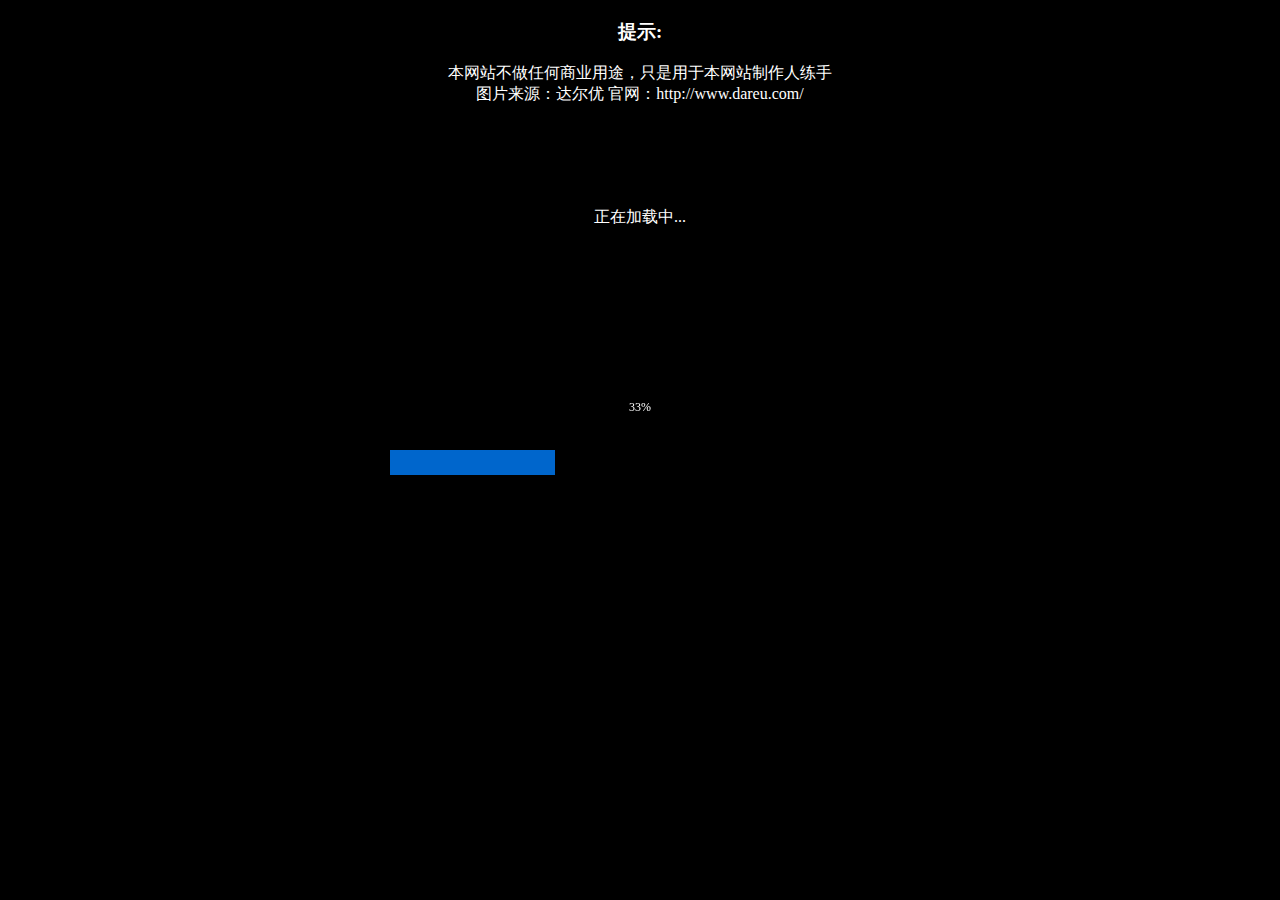
<file: index.html>
<!DOCTYPE html>
<html lang="en">
<head>
    <meta charset="UTF-8">
    <title>Title</title>
    <link rel="stylesheet" href="css/logding.css">
</head>
<body style="background-color: #000" >
<div>
    <div style="text-align: center">
        <h3>提示:</h3>
        <p>
            本网站不做任何商业用途，只是用于本网站制作人练手<br>
            图片来源：达尔优 官网：http://www.dareu.com/
        </p>
    </div>
    <div id="jz_title" style="text-align: center;margin-top: 8%">正在加载中...</div>
    <div id=sb >
        <div class="d1"></div>
        <div class="d2"></div>
    </div>
</div>
<script src="js/loding.js"></script>
</body>
</html>
</file>
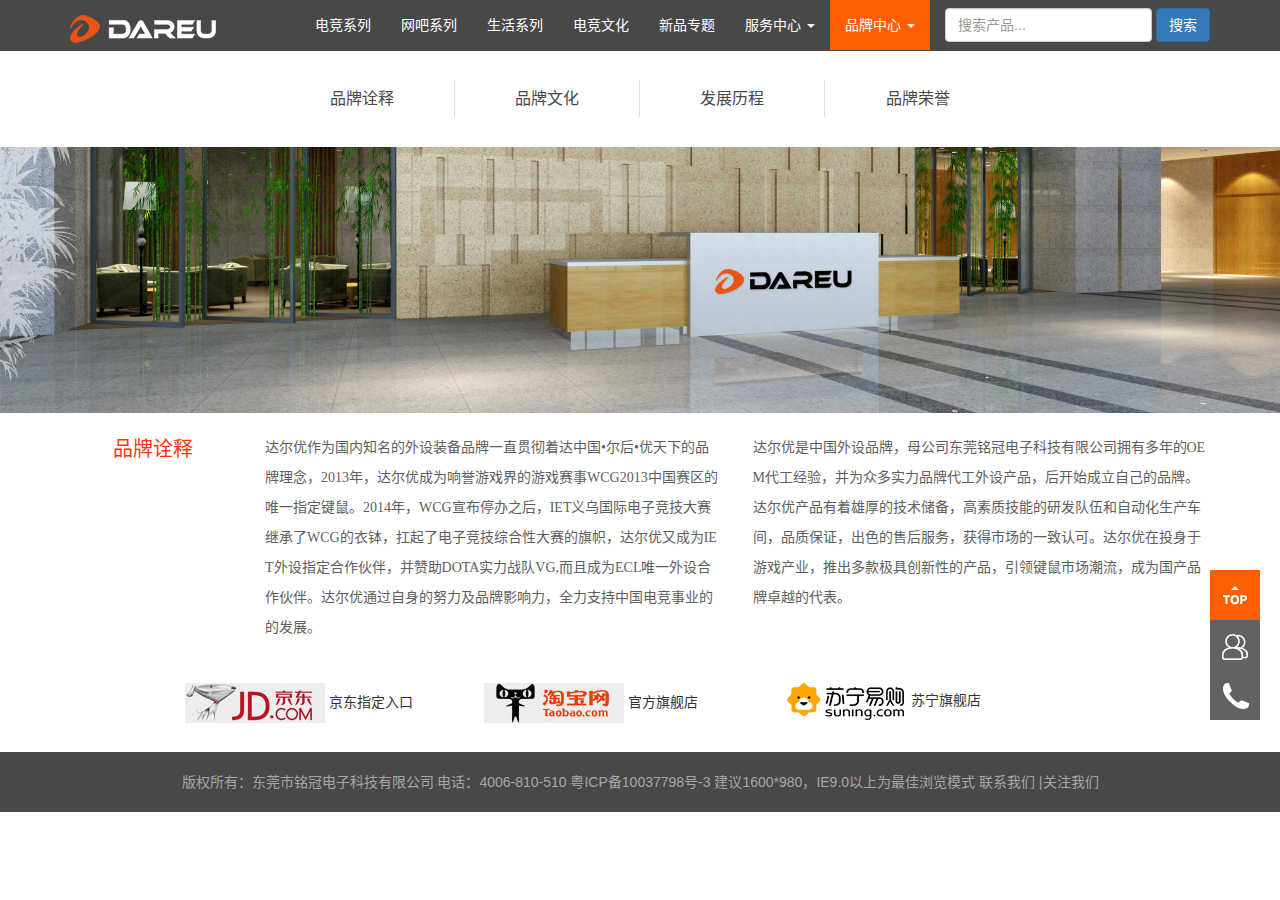
<file: about_darues.html>
<!--声明文档类型-->
<!DOCTYPE html>
<!--1.指定 lang语言 基础-->
<html lang="zh-cn">
<head>
    <!--支持编码格式-->
    <meta charset="UTF-8">
    <!--keywords关键字，description描述内容，写在content里写-->
    <meta name="Keywords" content="">
    <meta name="Description" content="">
    <!--2.指定视口声明，viewport视口,内容=宽度与设备宽度一致，初始，缩放倍率为1，用户-缩放，不允许-->
    <meta name="viewport" content="width=device-width,initial-scale=1,user-scalable=no"/>
    <!-- 3.指定 跨IE 浏览器 最高的兼容性（内核渲染页面）-->
    <meta http-equiv="x-ua-compatible" content="IE=edge"/>
    <title></title>
    <!-- 4.引入bootstrap.css文件-->
    <!--连接 相应的样式表 类型css文本 链接地址-->
    <link rel="stylesheet" href="css/bootstrap.min.css"/>
    <link rel="stylesheet" href="css/mouse_index.css">
    <link rel="stylesheet" href="css/about_dareu.css">
    <!--5、引入两个 兼容性 js文件-->
    <!--[if lt IE 9]>
        <script src="js/html5shiv.min.js"></script>
        <script src="js/respond.min.js"></script>
    <![endif]-->
</head>
<body>
<!--1.导航条-->
<nav id="nav" class="navbar navbar-fixed-top">
    <div class="container">
        <div class="navbar-header">
            <a href="#" class="navbar-brand"><img src="imgs/logo.png" alt="logo加载失败"/></a>
            <button id="btn-menu" type="button" class="navbar-toggle" data-toggle="collapse" data-target="#myCollapse">
                <span class="icon-bar"></span>
                <span class="icon-bar"></span>
                <span class="icon-bar"></span>
            </button>
        </div>
        <!-- -->
        <div class="navbar-collapse collapse" id="myCollapse">
            <form class="navbar-form navbar-right hidden-sm" role="search">
                <div class="form-group">
                    <input type="text" class="form-control" placeholder="搜索产品...">
                </div>
                <button type="submit" class="btn btn-primary">搜索</button>
            </form>
            <!-- 导航列表-->
            <ul class="nav navbar-nav navbar-right">
                <li>
                    <a href="mouse_index.html">电竞系列</a>
                </li>
                <li>
                    <a href="cybercafe.html">网吧系列</a>
                </li>
                <li>
                    <a href="">生活系列</a>
                </li>
                <li>
                    <a href="">电竞文化</a>
                </li>
                <li>
                    <a href="">新品专题</a>
                </li>
                <li class="drop-down hidden-sm">
                    <a href="">服务中心
                        <span class="caret"></span>
                    </a>
                    <ul class="menu-lists">
                        <li>
                            <a href="">售后中心</a>
                        </li>
                        <li>
                            <a href="">下载中心</a>
                        </li>
                        <li>
                            <a href="">常见问题</a>
                        </li>
                        <li>
                            <a href="">活动中心</a>
                        </li>
                    </ul>
                </li>
                <li class="drop-down">
                    <a href="about_darues.html" class="active">品牌中心
                        <span class="caret"></span>
                    </a>
                    <ul class="menu-lists">
                        <li>
                            <a href="about_darues.html" >关于达尔优</a>
                        </li>
                        <li>
                            <a href="">新闻中心</a>
                        </li>
                        <li>
                            <a href="contact_us.html">联系我们</a>
                        </li>
                        <li>
                            <a href="">新闻中心</a>
                        </li>
                        <li>
                            <a href="">品牌升级声明</a>
                        </li>
                    </ul>
                </li>
            </ul>
        </div>
    </div>
</nav>
<div style="height: 50px" class="visible-md-*"></div>
<div class="dareu_idea">
    <div class="container">
        <div class="row dareu_idea_content">
            <div class="col-sm-2  col-xs-6 col-sm-offset-2"><a href="about_darues.html">品牌诠释</a></div>
            <div class="col-sm-2 col-xs-6"><a href="">品牌文化</a></div>
            <div class="col-sm-2 col-xs-6"><a href="">发展历程</a></div>
            <div class="col-sm-2 col-xs-6"><a href="">品牌荣誉</a></div>
        </div>
    </div>
</div>
<div class="dareu_idea_img">
    <div>
        <img style=" max-width:100%;max-height:100%" src="imgs/about.jpg" alt="">
    </div>
</div>
<div class="brand_anno">
    <div class="container">
        <div class="row">
            <div class="col-md-2 col-sm-12 brand_anno_title">
                <span> 品牌诠释</span>
            </div>
            <div class="col-md-5 col-sm-12 brand_anno_content1">
                <p>
                    达尔优作为国内知名的外设装备品牌一直贯彻着达中国•尔后•优天下的品牌理念，2013年，达尔优成为响誉游戏界的游戏赛事WCG2013中国赛区的唯一指定键鼠。2014年，WCG宣布停办之后，IET义乌国际电子竞技大赛继承了WCG的衣钵，扛起了电子竞技综合性大赛的旗帜，达尔优又成为IET外设指定合作伙伴，并赞助DOTA实力战队VG,而且成为ECL唯一外设合作伙伴。达尔优通过自身的努力及品牌影响力，全力支持中国电竞事业的的发展。
                </p>
            </div>
            <div class="col-md-5 col-sm-12 brand_anno_content2">
                <p>
                    达尔优是中国外设品牌，母公司东莞铭冠电子科技有限公司拥有多年的OEM代工经验，并为众多实力品牌代工外设产品，后开始成立自己的品牌。达尔优产品有着雄厚的技术储备，高素质技能的研发队伍和自动化生产车间，品质保证，出色的售后服务，获得市场的一致认可。达尔优在投身于游戏产业，推出多款极具创新性的产品，引领键鼠市场潮流，成为国产品牌卓越的代表。
                </p>
            </div>
        </div>
    </div>
</div>
<div class="container">
    <div class="row shopping-pla" style="height: 99px">
        <div class="col-md-3  col-md-offset-1 col-xs-12 jd">
            <img src="imgs/footerimga.jpg" alt=""/>
            京东指定入口
        </div>
        <div class="col-md-3  col-xs-12 tm">
            <img src="imgs/footerimg.jpg" alt=""/>
            官方旗舰店
        </div>
        <div class="col-md-3 col-xs-12 sn">
            <img src="imgs/footerimg.png" alt=""/>
            苏宁旗舰店
        </div>
    </div>
</div>
<!--4.底部-->
<div id="footer">
    <div  class="container">
        <span>
            版权所有：东莞市铭冠电子科技有限公司 电话：4006-810-510 <a href="">粤ICP备10037798号-3</a>&nbsp;建议1600*980，IE9.0以上为最佳浏览模式
            <a href="#">联系我们 </a>|<a href="#">关注我们</a>
        </span>
    </div>
</div>
<!--右侧定位-->
<div class="right-affix hidden-sm hidden-xs">
    <div class="top">
        <a href="#"></a>
    </div>
    <div class="zixun">
        <a href="#"></a>
    </div>
    <div class="phone">
        <a href="#"></a>
        <span>电话：400-810-510</span>
    </div>
</div>
<!--6、引入 两个JS插件文件-->
<script src="js/jquery-1.11.3.js"></script>
<script src="js/bootstrap.js"></script>
</body>
</html>
</file>
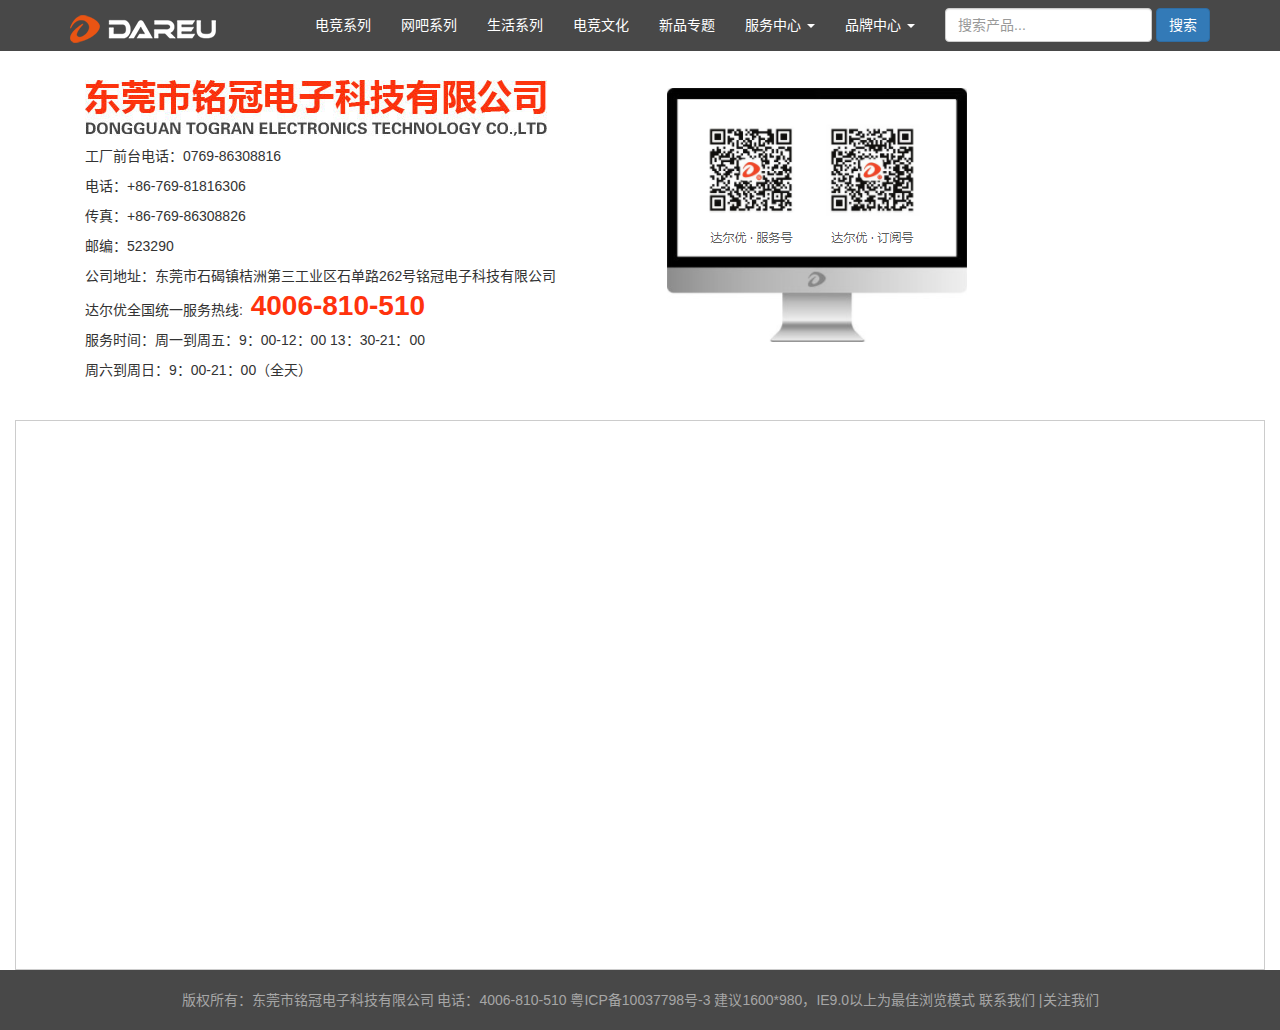
<file: contact_us.html>
<!--声明文档类型-->
<!DOCTYPE html>
<!--1.指定 lang语言 基础-->
<html lang="zh-cn">
<head>
    <!--支持编码格式-->
    <meta charset="UTF-8">
    <!--keywords关键字，description描述内容，写在content里写-->
    <meta name="Keywords" content="">
    <meta name="Description" content="">
    <!--2.指定视口声明，viewport视口,内容=宽度与设备宽度一致，初始，缩放倍率为1，用户-缩放，不允许-->
    <meta name="viewport" content="width=device-width,initial-scale=1,user-scalable=no"/>
    <!-- 3.指定 跨IE 浏览器 最高的兼容性（内核渲染页面）-->
    <meta http-equiv="x-ua-compatible" content="IE=edge"/>
    <title></title>
    <!-- 4.引入bootstrap.css文件-->
    <!--连接 相应的样式表 类型css文本 链接地址-->
    <link rel="stylesheet" href="css/bootstrap.min.css"/>
    <link rel="stylesheet" href="css/mouse_index.css">
    <link rel="stylesheet" href="css/contact_us.css ">
    <!--5、引入两个 兼容性 js文件-->
    <!--[if lt IE 9]>
        <script src="js/html5shiv.min.js"></script>
        <script src="js/respond.min.js"></script>
    <![endif]-->
    <script type="text/javascript" src="http://api.map.baidu.com/api?key=&v=1.1&services=true"></script>
</head>
<body>
<!--1.导航条-->
<nav id="nav" class="navbar navbar-fixed-top">
    <div class="container">
        <div class="navbar-header">
            <a href="#" class="navbar-brand"><img src="imgs/logo.png" alt="logo加载失败"/></a>
            <button id="btn-menu" type="button" class="navbar-toggle" data-toggle="collapse" data-target="#myCollapse">
                <span class="icon-bar"></span>
                <span class="icon-bar"></span>
                <span class="icon-bar"></span>
            </button>
        </div>
        <!-- -->
        <div class="navbar-collapse collapse" id="myCollapse">
            <form class="navbar-form navbar-right hidden-sm" role="search">
                <div class="form-group">
                    <input type="text" class="form-control" placeholder="搜索产品...">
                </div>
                <button type="submit" class="btn btn-primary">搜索</button>
            </form>
            <!-- 导航列表-->
            <ul class="nav navbar-nav navbar-right">
                <li>
                    <a href="mouse_index.html">电竞系列</a>
                </li>
                <li>
                    <a href="cybercafe.html">网吧系列</a>
                </li>
                <li>
                    <a href="">生活系列</a>
                </li>
                <li>
                    <a href="">电竞文化</a>
                </li>
                <li>
                    <a href="">新品专题</a>
                </li>
                <li class="drop-down hidden-sm">
                    <a href="">服务中心
                        <span class="caret"></span>
                    </a>
                    <ul class="menu-lists">
                        <li>
                            <a href="">售后中心</a>
                        </li>
                        <li>
                            <a href="">下载中心</a>
                        </li>
                        <li>
                            <a href="">常见问题</a>
                        </li>
                        <li>
                            <a href="">活动中心</a>
                        </li>
                    </ul>
                </li>
                <li class="drop-down">
                    <a href="about_darues.html" class="active">品牌中心
                        <span class="caret"></span>
                    </a>
                    <ul class="menu-lists">
                        <li>
                            <a href="about_darues.html" >关于达尔优</a>
                        </li>
                        <li>
                            <a href="">新闻中心</a>
                        </li>
                        <li>
                            <a href="">联系我们</a>
                        </li>
                        <li>
                            <a href="">新闻中心</a>
                        </li>
                        <li>
                            <a href="">品牌升级声明</a>
                        </li>
                    </ul>
                </li>
            </ul>
        </div>
    </div>
</nav>
<div style="height: 50px" class="visible-md-*"></div>
<div class="container">
    <div class="row" style="margin: 30px 0">
        <div class="col-md-6 col-sm-12">
            <div class="contact_dat">
                <img class="img-responsive" src="imgs/contactsa.jpg" alt="">
                <p style="margin-top: 10px">工厂前台电话：0769-86308816 </p>
                <p>电话：+86-769-81816306</p>
                <p>传真：+86-769-86308826  </p>
                <p>邮编：523290</p>
                <p>公司地址：东莞市石碣镇桔洲第三工业区石单路262号铭冠电子科技有限公司</p>
                <p >达尔优全国统一服务热线:<b style="color: #ff330d;font-size: 2em;"> 4006-810-510</b></p>
                <p>服务时间：周一到周五：9：00-12：00   13：30-21：00</p>
                <p>周六到周日：9：00-21：00（全天）</p>
            </div>
        </div>
        <div class="col-md-5 col-sm-12">
            <div class="contacts_right">
                <div class="contacts_right_img">
                    <img class="img-responsive" src="imgs/con—dingyue.png" alt="">
                </div>
            </div>
        </div>
    </div>
</div>
<div class="container-fluid">
    <!--百度地图容器-->
    <div class="row">
        <div class="col-md-12">
            <div style="width:100%;height:550px;border:#ccc solid 1px;" id="dituContent"></div>
        </div>
    </div>
</div>
<!--4.底部-->
<div id="footer">
    <div  class="container">
        <span>
            版权所有：东莞市铭冠电子科技有限公司 电话：4006-810-510 <a href="">粤ICP备10037798号-3</a>&nbsp;建议1600*980，IE9.0以上为最佳浏览模式
            <a href="#">联系我们 </a>|<a href="#">关注我们</a>
        </span>
    </div>
</div>
<!--6、引入 两个JS插件文件-->
<script src="js/jquery-1.11.3.js"></script>
<script src="js/bootstrap.js"></script>
<!--7、引入检查文件,正式上线时要删除-->
<script src="js/bootlint.js"></script>
<script type="text/javascript">
    //创建和初始化地图函数：
    function initMap(){
        createMap();//创建地图
        setMapEvent();//设置地图事件
        addMapControl();//向地图添加控件
        addMarker();//向地图中添加marker
    }

    //创建地图函数：
    function createMap(){
        var map = new BMap.Map("dituContent");//在百度地图容器中创建一个地图
        var point = new BMap.Point(120.362381,31.54601);//定义一个中心点坐标
        map.centerAndZoom(point,18);//设定地图的中心点和坐标并将地图显示在地图容器中
        window.map = map;//将map变量存储在全局
    }

    //地图事件设置函数：
    function setMapEvent(){
        map.enableDragging();//启用地图拖拽事件，默认启用(可不写)
        map.enableScrollWheelZoom();//启用地图滚轮放大缩小
        map.enableDoubleClickZoom();//启用鼠标双击放大，默认启用(可不写)
        map.enableKeyboard();//启用键盘上下左右键移动地图
    }

    //地图控件添加函数：
    function addMapControl(){
        //向地图中添加缩放控件
        var ctrl_nav = new BMap.NavigationControl({anchor:BMAP_ANCHOR_TOP_LEFT,type:BMAP_NAVIGATION_CONTROL_LARGE});
        map.addControl(ctrl_nav);
        //向地图中添加缩略图控件
        var ctrl_ove = new BMap.OverviewMapControl({anchor:BMAP_ANCHOR_BOTTOM_RIGHT,isOpen:1});
        map.addControl(ctrl_ove);
        //向地图中添加比例尺控件
        var ctrl_sca = new BMap.ScaleControl({anchor:BMAP_ANCHOR_BOTTOM_LEFT});
        map.addControl(ctrl_sca);
    }

    //标注点数组
    var markerArr = [{title:"胡亚飞的地址",content:"地址：无锡新区湘江路润泽雅居（北门）9栋<br/>电话：15061509527",point:"120.362179|31.54581",isOpen:1,icon:{w:23,h:25,l:46,t:21,x:9,lb:12}}
    ];
    //创建marker
    function addMarker(){
        for(var i=0;i<markerArr.length;i++){
            var json = markerArr[i];
            var p0 = json.point.split("|")[0];
            var p1 = json.point.split("|")[1];
            var point = new BMap.Point(p0,p1);
            var iconImg = createIcon(json.icon);
            var marker = new BMap.Marker(point,{icon:iconImg});
            var iw = createInfoWindow(i);
            var label = new BMap.Label(json.title,{"offset":new BMap.Size(json.icon.lb-json.icon.x+10,-20)});
            marker.setLabel(label);
            map.addOverlay(marker);
            label.setStyle({
                borderColor:"#808080",
                color:"#333",
                cursor:"pointer"
            });

            (function(){
                var index = i;
                var _iw = createInfoWindow(i);
                var _marker = marker;
                _marker.addEventListener("click",function(){
                    this.openInfoWindow(_iw);
                });
                _iw.addEventListener("open",function(){
                    _marker.getLabel().hide();
                })
                _iw.addEventListener("close",function(){
                    _marker.getLabel().show();
                })
                label.addEventListener("click",function(){
                    _marker.openInfoWindow(_iw);
                })
                if(!!json.isOpen){
                    label.hide();
                    _marker.openInfoWindow(_iw);
                }
            })()
        }
    }
    //创建InfoWindow
    function createInfoWindow(i){
        var json = markerArr[i];
        var iw = new BMap.InfoWindow("<b class='iw_poi_title' title='" + json.title + "'>" + json.title + "</b><div class='iw_poi_content'>"+json.content+"</div>");
        return iw;
    }
    //创建一个Icon
    function createIcon(json){
        var icon = new BMap.Icon("http://map.baidu.com/image/us_mk_icon.png", new BMap.Size(json.w,json.h),{imageOffset: new BMap.Size(-json.l,-json.t),infoWindowOffset:new BMap.Size(json.lb+5,1),offset:new BMap.Size(json.x,json.h)})
        return icon;
    }

    initMap();//创建和初始化地图
</script>
</body>
</html>
</file>
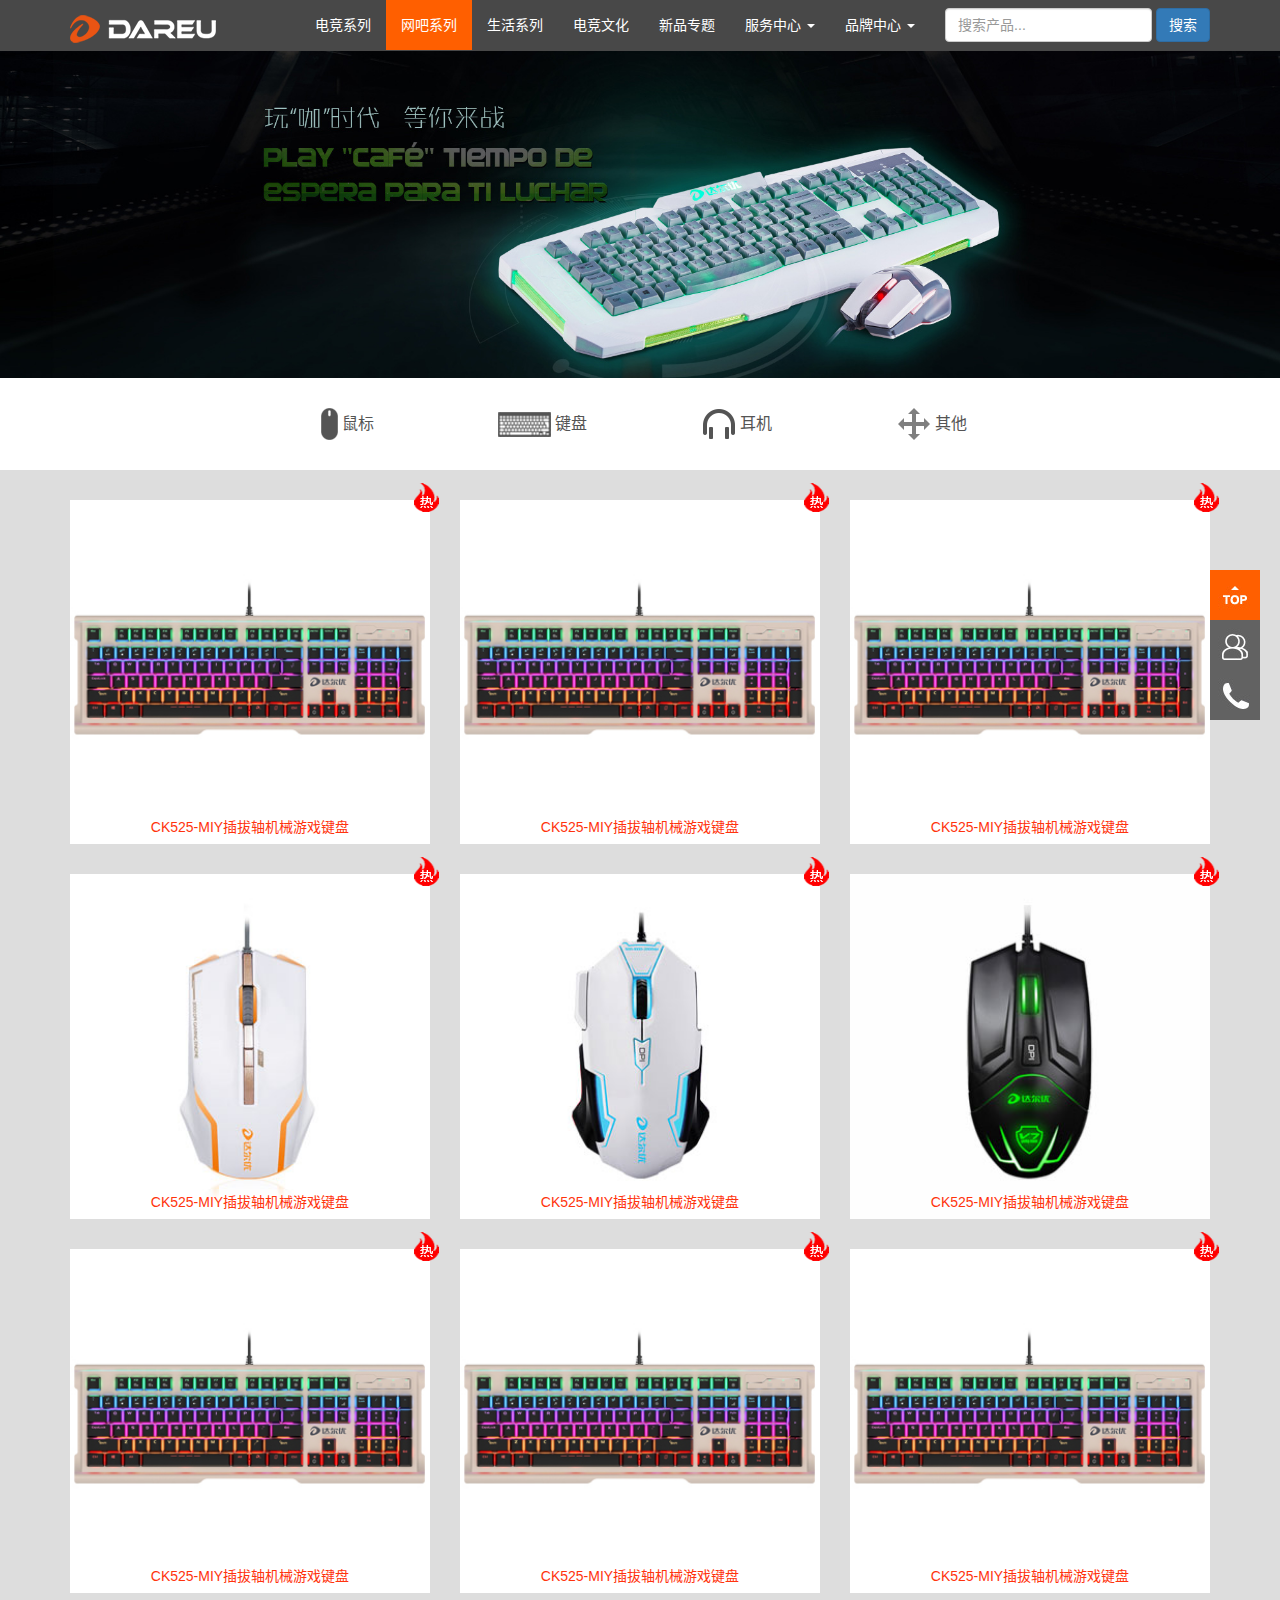
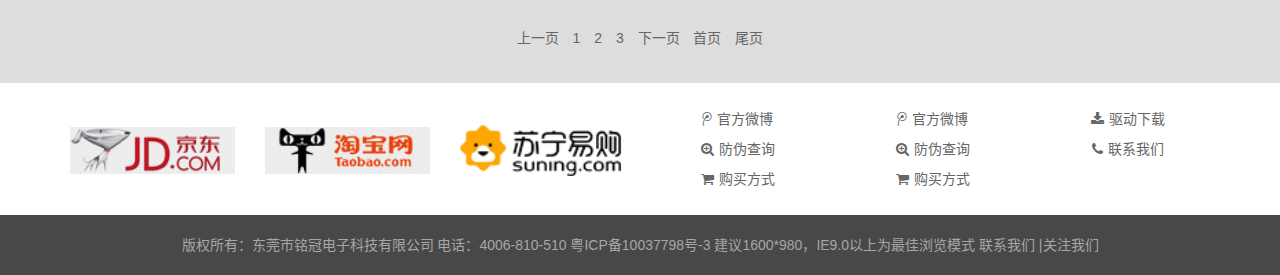
<file: cybercafe.html>
<!--声明文档类型-->
<!DOCTYPE html>
<!--1.指定 lang语言 基础-->
<html lang="zh-cn">
<head>
    <!--支持编码格式-->
    <meta charset="UTF-8">
    <!--keywords关键字，description描述内容，写在content里写-->
    <meta name="Keywords" content="">
    <meta name="Description" content="">
    <!--2.指定视口声明，viewport视口,内容=宽度与设备宽度一致，初始，缩放倍率为1，用户-缩放，不允许-->
    <meta name="viewport" content="width=device-width,initial-scale=1,user-scalable=no"/>
    <!-- 3.指定 跨IE 浏览器 最高的兼容性（内核渲染页面）-->
    <meta http-equiv="x-ua-compatible" content="IE=edge"/>
    <title></title>
    <!-- 4.引入bootstrap.css文件-->
    <!--连接 相应的样式表 类型css文本 链接地址-->
    <link rel="stylesheet" href="css/bootstrap.min.css"/>
    <link rel="stylesheet" href="css/cybercafe.css">
    <link rel="stylesheet" href="css/font-awesome.css">
    <!--5、引入两个 兼容性 js文件-->
    <!--[if lt IE 9]>
        <script src="js/html5shiv.min.js"></script>
        <script src="js/respond.min.js"></script>
    <![endif]-->
</head>
<body>
<!--1.导航条-->
<nav id="nav" class="navbar navbar-fixed-top">
    <div class="container">
        <div class="navbar-header">
            <a href="#" class="navbar-brand"><img src="imgs/logo.png" alt="logo加载失败"/></a>
            <button id="btn-menu" type="button" class="navbar-toggle" data-toggle="collapse" data-target="#myCollapse">
                <span class="icon-bar"></span>
                <span class="icon-bar"></span>
                <span class="icon-bar"></span>
            </button>
        </div>
        <!-- -->
        <div class="navbar-collapse collapse" id="myCollapse">
            <form class="navbar-form navbar-right hidden-sm" role="search">
                <div class="form-group">
                    <input type="text" class="form-control" placeholder="搜索产品...">
                </div>
                <button type="submit" class="btn btn-primary">搜索</button>
            </form>
            <!-- 导航列表-->
            <ul class="nav navbar-nav navbar-right">
                <li>
                    <a href="mouse_index.html">电竞系列</a>
                </li>
                <li>
                    <a href="cybercafe.html" class="active">网吧系列</a>
                </li>
                <li>
                    <a href="">生活系列</a>
                </li>
                <li>
                    <a href="">电竞文化</a>
                </li>
                <li>
                    <a href="">新品专题</a>
                </li>
                <li class="drop-down hidden-sm">
                    <a href="">服务中心
                        <span class="caret"></span>
                    </a>
                    <ul class="menu-lists">
                        <li>
                            <a href="">售后中心</a>
                        </li>
                        <li>
                            <a href="">下载中心</a>
                        </li>
                        <li>
                            <a href="">常见问题</a>
                        </li>
                        <li>
                            <a href="">活动中心</a>
                        </li>
                    </ul>
                </li>
                <li class="drop-down">
                    <a href="about_darues.html">品牌中心
                        <span class="caret"></span>
                    </a>
                    <ul class="menu-lists">
                        <li>
                            <a href="about_darues.html">关于达尔优</a>
                        </li>
                        <li>
                            <a href="">新闻中心</a>
                        </li>
                        <li>
                            <a href="contact_us.html">联系我们</a>
                        </li>
                        <li>
                            <a href="">新闻中心</a>
                        </li>
                        <li>
                            <a href="">品牌升级声明</a>
                        </li>
                    </ul>
                </li>
            </ul>
        </div>
    </div>
</nav>
<div style="height: 50px" class="visible-md-*"></div>
<!--2.banner-->
<div class="container-fluid" style="padding: 0">
    <a href="">
        <img src="imgs/img2/jianpan1.jpg" alt="图片加载失败" style="width: 100%">
    </a>
</div>
<!--3.大图下小图-->
<div style="background-color: #fff">
<div class="container">
    <div class="row product_ad" style="background-color: #fff">
        <div class="col-md-2 col-xs-6 col-md-offset-2">
            <a href="" class="p_mouse">
                <p></p>
                <span>鼠标</span>
            </a>
        </div>
        <div class="col-md-2 col-xs-6">
            <a href="" class="p_keyboard">
                <p></p>
                <span>键盘</span>
            </a>
        </div>
        <div class="col-md-2 col-xs-6">
            <a href="" class="p_headset">
                <p></p>
                <span>耳机</span>
            </a>
        </div>
        <div class="col-md-2 col-xs-6">
            <a href="" class="p_other">
                <p></p>
                <span>其他</span>
            </a>
        </div>
    </div>
</div>
</div>
<div class="container product_list">
    <div class="row">
        <div class="col-sm-4">
            <a href="" class="ctb_keyboard">
                <img src="imgs/img2/lb.jpg" alt="">
                <span class="hot"></span>
                <span class="top_title">查看更多&gt;&gt;</span>
                <span class="bottom_title">CK525-MIY插拔轴机械游戏键盘</span>
            </a>
        </div>
        <div class="col-sm-4">
            <a href="" class="ctb_keyboard">
                <img src="imgs/img2/lb.jpg" alt="">
                <span class="hot"></span>
                <span class="top_title">查看更多&gt;&gt;</span>
                <span class="bottom_title">CK525-MIY插拔轴机械游戏键盘</span>
            </a>
        </div>
        <div class="col-sm-4">
            <a href="" class="ctb_keyboard">
                <img src="imgs/img2/lb.jpg" alt="">
                <span class="hot"></span>
                <span class="top_title">查看更多&gt;&gt;</span>
                <span class="bottom_title">CK525-MIY插拔轴机械游戏键盘</span>
            </a>
        </div>
    </div>
    <div class="row">
        <div class="col-sm-4">
            <a href="" class="ctb_keyboard">
                <img src="imgs/img2/21.jpg" alt="">
                <span class="hot"></span>
                <span class="top_title">查看更多&gt;&gt;</span>
                <span class="bottom_title">CK525-MIY插拔轴机械游戏键盘</span>
            </a>
        </div>
        <div class="col-sm-4">
            <a href="" class="ctb_keyboard">
                <img src="imgs/img2/25.jpg" alt="">
                <span class="hot"></span>
                <span class="top_title">查看更多&gt;&gt;</span>
                <span class="bottom_title">CK525-MIY插拔轴机械游戏键盘</span>
            </a>
        </div>
        <div class="col-sm-4">
            <a href="" class="ctb_keyboard">
                <img src="imgs/img2/22.jpg" alt="">
                <span class="hot"></span>
                <span class="top_title">查看更多&gt;&gt;</span>
                <span class="bottom_title">CK525-MIY插拔轴机械游戏键盘</span>
            </a>
        </div>
    </div>
    <div class="row">
        <div class="col-sm-4">
            <a href="" class="ctb_keyboard">
                <img src="imgs/img2/lb.jpg" alt="">
                <span class="hot"></span>
                <span class="top_title">查看更多&gt;&gt;</span>
                <span class="bottom_title">CK525-MIY插拔轴机械游戏键盘</span>
            </a>
        </div>
        <div class="col-sm-4">
            <a href="" class="ctb_keyboard">
                <img src="imgs/img2/lb.jpg" alt="">
                <span class="hot"></span>
                <span class="top_title">查看更多&gt;&gt;</span>
                <span class="bottom_title">CK525-MIY插拔轴机械游戏键盘</span>
            </a>
        </div>
        <div class="col-sm-4">
            <a href="" class="ctb_keyboard">
                <img src="imgs/img2/lb.jpg" alt="">
                <span class="hot"></span>
                <span class="top_title">查看更多&gt;&gt;</span>
                <span class="bottom_title">CK525-MIY插拔轴机械游戏键盘</span>
            </a>
        </div>

    </div>
    <div class="row cyb_page">
        <div class="col-md-4 col-md-offset-4">
            <a href="">上一页</a>
            <a href="">1</a>
            <a href="">2</a>
            <a href="">3</a>
            <a href="">下一页</a>
            <a href="">首页</a>
            <a href="">尾页</a>
        </div>
    </div>
</div>
<div style="margin-top: 30px;background-color: #fff">
    <div class="container">
        <div class="row" style="padding: 1.5em 0">
            <div class="col-md-2 col-sm-4 col-xs-12 off_fla">
                <a href="">
                    <img src="imgs/footerimga.jpg" alt="">
                </a>
            </div>
            <div class="col-md-2 col-sm-4 col-xs-12 off_fla">
                <a href="">
                    <img src="imgs/footerimg.jpg " alt="">
                </a>
            </div>
            <div class="col-md-2 col-sm-4 col-xs-12 off_fla">
                <a href="">
                    <img src="imgs/footerimg.png" alt="">
                </a>
            </div>
            <div class="col-md-2 col-sm-4  col-xs-4 off_mic">
                <a href=""><span class="fa fa-tencent-weibo"></span>官方微博</a>
                <a href=""><span class="fa fa-search-plus"></span>防伪查询</a>
                <a href=""><span class="fa fa-shopping-cart"></span>购买方式</a>
            </div>
            <div class="col-md-2 col-sm-4  col-xs-4 off_mic">
                <a href=""><span class="fa fa-tencent-weibo"></span>官方微博</a>
                <a href=""><span class="fa fa-search-plus"></span>防伪查询</a>
                <a href=""><span class="fa fa-shopping-cart"></span>购买方式</a>
            </div>
            <div class="col-md-2 col-sm-4  col-xs-4 off_mic">
                <a href=""><span class="fa fa-download"></span>驱动下载</a>
                <a href=""><span class="fa fa-phone"></span>联系我们</a>
            </div>

        </div>
    </div>
</div>

<!--4.底部-->
<div id="footer">
    <div  class="container">
        <span>
            版权所有：东莞市铭冠电子科技有限公司 电话：4006-810-510 <a href="">粤ICP备10037798号-3</a>&nbsp;建议1600*980，IE9.0以上为最佳浏览模式
            <a href="#">联系我们 </a>|<a href="#">关注我们</a>
        </span>
    </div>
</div>
<!--右侧定位-->
<div class="right-affix hidden-sm hidden-xs">
    <div class="top">
        <a href="#"></a>
    </div>
    <div class="zixun">
        <a href="#"></a>
    </div>
    <div class="phone">
        <a href="#"></a>
        <span>电话：400-810-510</span>
    </div>
</div>
<!--6、引入 两个JS插件文件-->
<script src="js/jquery-1.11.3.js"></script>
<script src="js/bootstrap.js"></script>
</body>
</html>
</file>
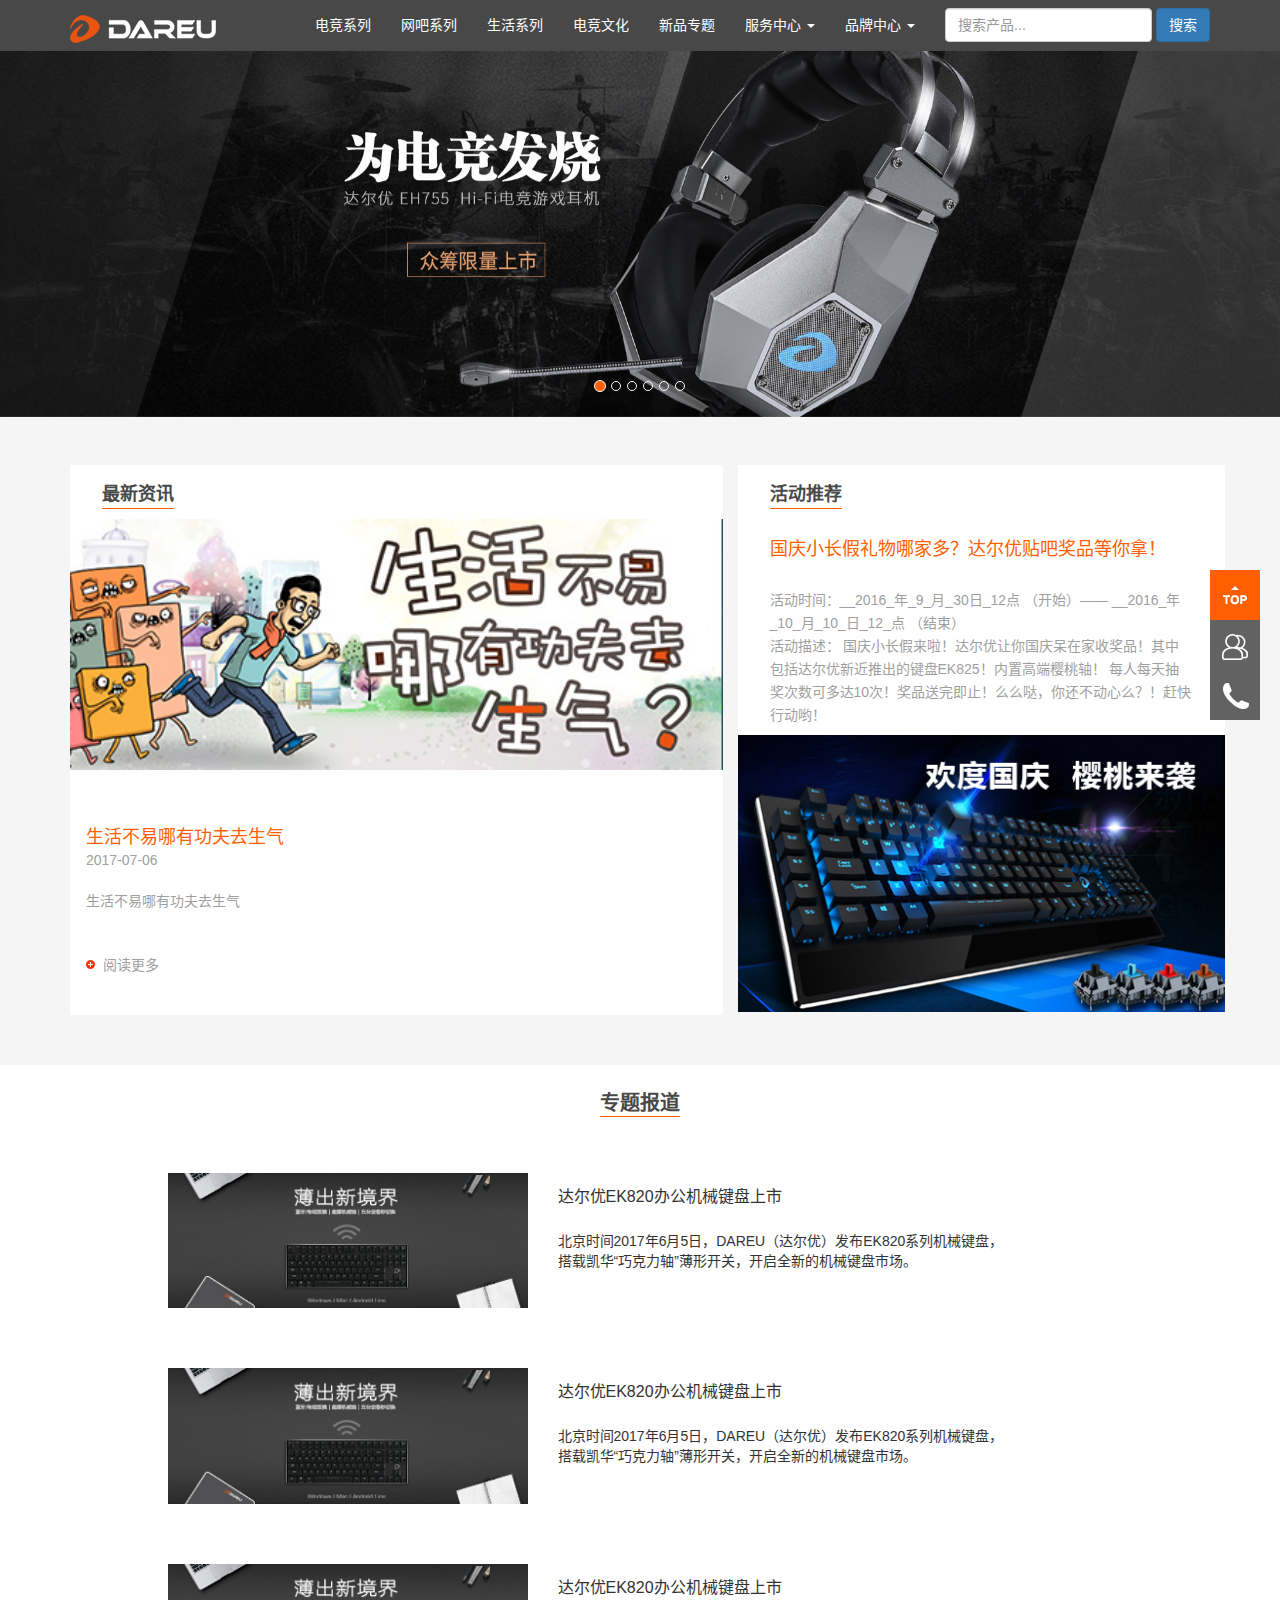
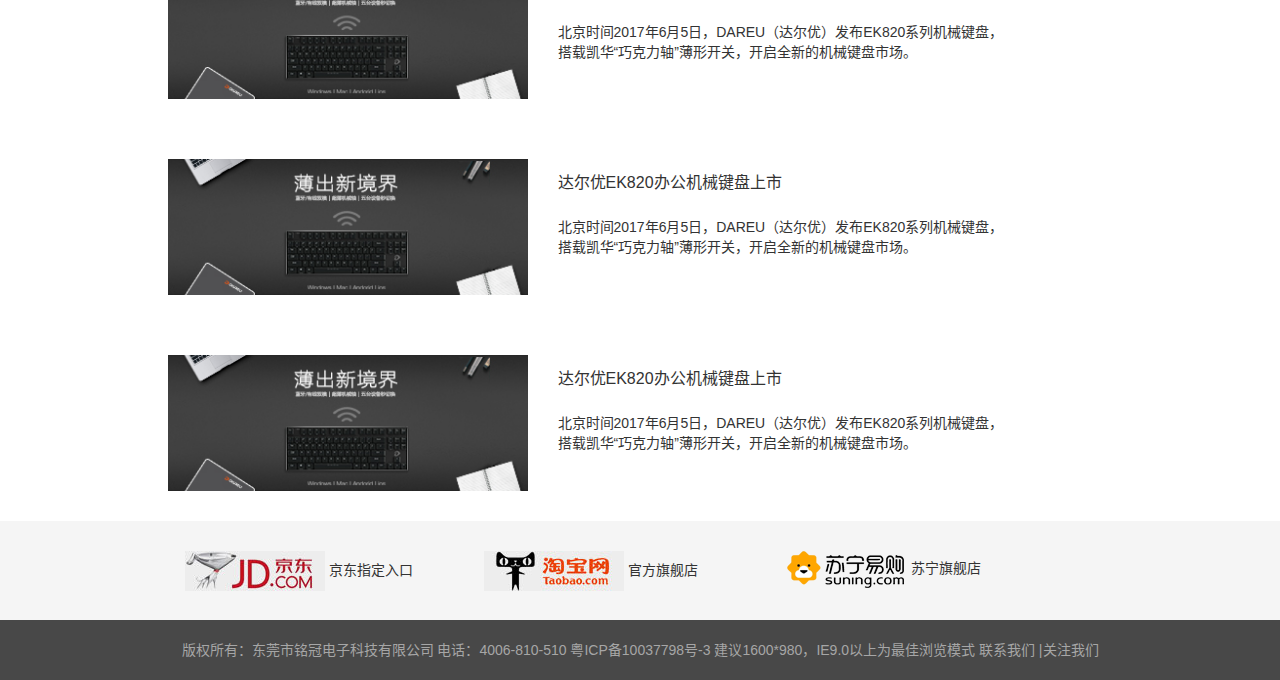
<file: mouse_index.html>
<!--声明文档类型-->
<!DOCTYPE html>
<!--1.指定 lang语言 基础-->
<html lang="zh-cn">
<head>
    <!--支持编码格式-->
    <meta charset="UTF-8">
    <!--keywords关键字，description描述内容，写在content里写-->
    <meta name="Keywords" content="">
    <meta name="Description" content="">
    <!--2.指定视口声明，viewport视口,内容=宽度与设备宽度一致，初始，缩放倍率为1，用户-缩放，不允许-->
    <meta name="viewport" content="width=device-width,initial-scale=1,user-scalable=no"/>
    <!-- 3.指定 跨IE 浏览器 最高的兼容性（内核渲染页面）-->
    <meta http-equiv="x-ua-compatible" content="IE=edge"/>
    <title></title>
    <!-- 4.引入bootstrap.css文件-->
    <!--连接 相应的样式表 类型css文本 链接地址-->
    <link rel="stylesheet" href="css/bootstrap.min.css"/>
    <link rel="stylesheet" href="css/mouse_index.css"/>
    <!--5、引入两个 兼容性 js文件-->
    <!--[if lt IE 9]>
    <script src="js/html5shiv.min.js"></script>
    <script src="js/respond.min.js"></script>
    <![endif]-->
</head>
<body>
<!--1.导航条-->
<nav id="nav" class="navbar navbar-fixed-top">
    <div class="container">
        <div class="navbar-header">
            <a href="#" class="navbar-brand"><img src="imgs/logo.png" alt="logo加载失败"/></a>
            <button id="btn-menu" type="button" class="navbar-toggle" data-toggle="collapse" data-target="#myCollapse">
                <span class="icon-bar"></span>
                <span class="icon-bar"></span>
                <span class="icon-bar"></span>
            </button>
        </div>
        <!-- -->
        <div class="navbar-collapse collapse" id="myCollapse">
            <form class="navbar-form navbar-right hidden-sm" role="search">
                <div class="form-group">
                    <input type="text" class="form-control" placeholder="搜索产品...">
                </div>
                <button type="submit" class="btn btn-primary">搜索</button>
            </form>
            <!-- 导航列表-->
            <ul class="nav navbar-nav navbar-right">
                <li>
                    <a href="">电竞系列</a>
                </li>
                <li>
                    <a href="cybercafe.html">网吧系列</a>
                </li>
                <li>
                    <a href="">生活系列</a>
                </li>
                <li>
                    <a href="">电竞文化</a>
                </li>
                <li>
                    <a href="">新品专题</a>
                </li>
                <li class="drop-down hidden-sm">
                    <a href="">服务中心
                        <span class="caret"></span>
                    </a>
                    <ul class="menu-lists">
                        <li>
                            <a href="">售后中心</a>
                        </li>
                        <li>
                            <a href="">下载中心</a>
                        </li>
                        <li>
                            <a href="">常见问题</a>
                        </li>
                        <li>
                            <a href="">活动中心</a>
                        </li>
                    </ul>
                </li>
                <li class="drop-down">
                    <a href="about_darues.html">品牌中心
                        <span class="caret"></span>
                    </a>
                    <ul class="menu-lists">
                        <li>
                            <a href="about_darues.html">关于达尔优</a>
                        </li>
                        <li>
                            <a href="">新闻中心</a>
                        </li>
                        <li>
                            <a href="contact_us.html">联系我们</a>
                        </li>
                        <li>
                            <a href="">新闻中心</a>
                        </li>
                        <li>
                            <a href="">品牌升级声明</a>
                        </li>
                    </ul>
                </li>
            </ul>
        </div>
    </div>
</nav>
<div style="height: 50px" class="visible-md-*"></div>
<!--2.轮播-->
<div class="container-fluid" style="padding: 0">
    <div id="mySlider" class="carousel slide" data-ride="carousel" data-interval="3000">
        <div class="carousel-inner">
            <div class="item active">
                <a href=""><img src="imgs/slider/slider01.jpg"></a>
            </div>
            <div class="item">
                <a href=""><img src="imgs/slider/slider02.jpg"></a>
            </div>
            <div class="item">
                <a href=""><img src="imgs/slider/slider03.jpg"></a>
            </div>
            <div class="item">
                <a href=""><img src="imgs/slider/slider04.jpg"></a>
            </div>
            <div class="item">
                <a href=""> <img src="imgs/slider/slider05.jpg"></a>
            </div>
            <div class="item">
                <a href=""><img src="imgs/slider/slider06.jpg"></a>
            </div>

        </div>
        <!-- 左 / 右 方向按钮 -->
        <a href="#mySlider" class="carousel-control left slider_prev" data-slide="prev">
            <span class="glyphicon glyphicon-menu-left"></span>
        </a>
        <a href="#mySlider" class="carousel-control right slider_next" data-slide="next">
            <span class="glyphicon glyphicon-menu-right"></span>
        </a>
        <!--导航小圆点-->
        <ul class="carousel-indicators">
            <li data-target="#mySlider" data-slide-to="0" class="active"></li>
            <li data-target="#mySlider" data-slide-to="1"></li>
            <li data-target="#mySlider" data-slide-to="2"></li>
            <li data-target="#mySlider" data-slide-to="3"></li>
            <li data-target="#mySlider" data-slide-to="4"></li>
            <li data-target="#mySlider" data-slide-to="5"></li>
        </ul>
    </div>
</div>
<!--3.主体内容-->
<div id="content-box" class="container">
    <div class="row">
        <div class="col-md-7 col-xs-12" style="margin-bottom: 50px">
            <div style="background-color:#fff;">
                <div class="latest-news">
                    <h4><a href="#">最新资讯</a></h4>
                </div>
                <div class="latest-news-slider">
                    <img src="imgs/sq%20fm.jpg" width="100%" alt=""/>
                </div>
                <div class="latest-news-reading">
                    <p class="n_title"><a href="#">生活不易哪有功夫去生气</a></p>
                    <p class="n_time">2017-07-06</p>
                    <p class="n_text">生活不易哪有功夫去生气</p>
                    <p class="n_more"><a href="#"><span></span>阅读更多</a></p>
                </div>
            </div>
        </div>
        <div class="col-md-5 col-xs-12" style="background-color:#fff;padding: 0">
            <div class="act-rec">
                <h4><a href="#">活动推荐</a></h4>
            </div>
            <div class="activity">
                <div class="activity-title">
                    <a href="#">国庆小长假礼物哪家多？达尔优贴吧奖品等你拿！</a>
                </div>
                <div class="activity-content">
                    活动时间：__2016_年_9_月_30日_12点 （开始）—— __2016_年_10_月_10_日_12_点 （结束）<br>
                    活动描述： 国庆小长假来啦！达尔优让你国庆呆在家收奖品！其中包括达尔优新近推出的键盘EK825！内置高端樱桃轴！
                    每人每天抽奖次数可多达10次！奖品送完即止！么么哒，你还不动心么？！赶快行动哟！
                </div>
                <div class="activity-img">
                    <img src="imgs/2016930.jpg" style="width:100% " alt=""/>
                </div>
            </div>

        </div>
    </div>
</div>

<div class="container-fluid" style="background-color: #fff">
    <div class="row">
        <div class="col-xs-12 special-report">
            <h4><a href="#">专题报道</a></h4>
        </div>
    </div>
</div>
    <div class="report-content">
        <div class="container">
            <div class="row">
                <div class="col-md-4 col-md-offset-1 col-sm-6 col-xs-12 report-img">
                    <img src="imgs/EK820小图.jpg" alt=""/>
                </div>
                <div class="col-md-5 col-sm-6 col-xs-12">
                    <div class="special-content">
                        <p class="spe-p1">
                            达尔优EK820办公机械键盘上市
                        </p>
                        <p class="spe-p2">
                            北京时间2017年6月5日，DAREU（达尔优）发布EK820系列机械键盘，搭载凯华“巧克力轴”薄形开关，开启全新的机械键盘市场。
                        </p>
                    </div>
                </div>
                <div class="col-md-2 hidden-xs">
                    <p class="rec-left"> </p>
                </div>
            </div>
        </div>
    </div>
<div class="report-content">
    <div class="container">
        <div class="row">
            <div class="col-md-4 col-md-offset-1 col-sm-6 col-xs-12 report-img">
                <img src="imgs/EK820小图.jpg" alt=""/>
            </div>
            <div class="col-md-5 col-sm-6 col-xs-12">
                <div class="special-content">
                    <p class="spe-p1">
                        达尔优EK820办公机械键盘上市
                    </p>
                    <p class="spe-p2">
                        北京时间2017年6月5日，DAREU（达尔优）发布EK820系列机械键盘，搭载凯华“巧克力轴”薄形开关，开启全新的机械键盘市场。
                    </p>
                </div>
            </div>
            <div class="col-md-2 hidden-xs">
                <p class="rec-left"> </p>
            </div>
        </div>
    </div>
</div>
<div class="report-content">
    <div class="container">
        <div class="row">
            <div class="col-md-4 col-md-offset-1 col-sm-6 col-xs-12 report-img">
                <img src="imgs/EK820小图.jpg" alt=""/>
            </div>
            <div class="col-md-5 col-sm-6 col-xs-12">
                <div class="special-content">
                    <p class="spe-p1">
                        达尔优EK820办公机械键盘上市
                    </p>
                    <p class="spe-p2">
                        北京时间2017年6月5日，DAREU（达尔优）发布EK820系列机械键盘，搭载凯华“巧克力轴”薄形开关，开启全新的机械键盘市场。
                    </p>
                </div>
            </div>
            <div class="col-md-2 hidden-xs">
                <p class="rec-left"> </p>
            </div>
        </div>
    </div>
</div>
<div class="report-content">
    <div class="container">
        <div class="row">
            <div class="col-md-4 col-md-offset-1 col-sm-6 col-xs-12 report-img">
                <img src="imgs/EK820小图.jpg" alt=""/>
            </div>
            <div class="col-md-5 col-sm-6 col-xs-12">
                <div class="special-content">
                    <p class="spe-p1">
                        达尔优EK820办公机械键盘上市
                    </p>
                    <p class="spe-p2">
                        北京时间2017年6月5日，DAREU（达尔优）发布EK820系列机械键盘，搭载凯华“巧克力轴”薄形开关，开启全新的机械键盘市场。
                    </p>
                </div>
            </div>
            <div class="col-md-2 hidden-xs">
                <p class="rec-left"> </p>
            </div>
        </div>
    </div>
</div>
<div class="report-content">
    <div class="container">
        <div class="row">
            <div class="col-md-4 col-md-offset-1 col-sm-6 col-xs-12 report-img">
                <img src="imgs/EK820小图.jpg" alt=""/>
            </div>
            <div class="col-md-5 col-sm-6 col-xs-12">
                <div class="special-content">
                    <p class="spe-p1">
                        达尔优EK820办公机械键盘上市
                    </p>
                    <p class="spe-p2">
                        北京时间2017年6月5日，DAREU（达尔优）发布EK820系列机械键盘，搭载凯华“巧克力轴”薄形开关，开启全新的机械键盘市场。
                    </p>
                </div>
            </div>
            <div class="col-md-2 hidden-xs">
                <p class="rec-left"> </p>
            </div>
        </div>
    </div>
</div>
<div class="container">
    <div class="row shopping-pla" style="height: 99px">
        <div class="col-md-3  col-md-offset-1 col-xs-12 jd">
            <img src="imgs/footerimga.jpg" alt=""/>
            京东指定入口
        </div>
        <div class="col-md-3  col-xs-12 tm">
            <img src="imgs/footerimg.jpg" alt=""/>
            官方旗舰店
        </div>
        <div class="col-md-3 col-xs-12 sn">
            <img src="imgs/footerimg.png" alt=""/>
            苏宁旗舰店
        </div>
    </div>
</div>
<!--4.底部-->
<div id="footer">
    <div  class="container">
        <span>
            版权所有：东莞市铭冠电子科技有限公司 电话：4006-810-510 <a href="">粤ICP备10037798号-3</a>&nbsp;建议1600*980，IE9.0以上为最佳浏览模式
            <a href="#">联系我们 </a>|<a href="#">关注我们</a>
        </span>
    </div>
</div>
<!--右侧定位-->
<div class="right-affix hidden-sm hidden-xs">
   <div class="top">
       <a href="#"></a>
   </div>
    <div class="zixun">
        <a href="#"></a>
    </div>
    <div class="phone">
        <a href="#"></a>
        <span>电话：400-810-510</span>
    </div>
</div>
<!--6、引入 两个JS插件文件-->
<script src="js/jquery-1.11.3.js"></script>
<script src="js/bootstrap.js"></script>

</body>
</html>
</file>
<file: css/logding.css>
*{
    color: #fff;
}
.d1{
    /*filter定义了元素(通常是<img>)的可视效果(例如：模糊与饱和度)*/
    filter: Alpha(Opacity=0, FinishOpacity=60, style=1, StartX=0, StartY=0, FinishX=100, FinishY=0);
    width: 0%;
    height: 25px;
    position: absolute;
    background: #0066cc;

}
.d2{
    font-size: 9pt;
    width: 100%;
    text-align:center;
    z-index: 10000;
    margin-top: -10%;
}
#sb{
    width: 500px;
    position: fixed;
    top: 50%;
    left: 50%;
    margin-left: -250px;
}
</file>
<file: css/mouse_index.css>
body,ol,ul,h1,h2,h3,h4,h5,h6{
    margin:0;padding:0 ;
    list-style-type :none ;
}
a{
    /*color:#07111b;*/
    /*文本修饰(线条)*/
    color: #484848;
    text-decoration:none;
}
a:hover{
    text-decoration:none;
}
.lf{float:left;}
.rt{float:right;}
/*清除浮动*/
/*.clear{clear:both;}*/
body{
    background-color:#f5f5f5 ;
}
.clear:after {
    content:' ';
    display:table;
    clear: both;
}
#nav{
    border-radius:0;
    background-color: #484848;
    margin-bottom: 0;
}
/*nav手机显示时的按钮状态*/
#btn-menu{
    border-color: #fff;
}
#btn-menu span{
    background-color: #ffffff;
}
#nav ul>li>a{
    color : #fff;
}
#nav ul>li:hover>a{
    /*color : #484848;*/
    background-color: #FF5F00;
}
.drop-down{
    width: 100px;
    position: relative;
}
.menu-lists{
    width: 150px;
    height: 0;
    overflow: hidden;
    position:absolute;
    top: 50px;
    left: -25px;
    background-color: #484848;
    text-align: center;
    transition: all .3s linear;
}
.menu-lists>li>a{
    display: block;
    width: 150px;
    height:40px;
    line-height: 40px;
}
.drop-down:hover .menu-lists{
    height: 160px;
}
.slider_prev,.slider_next{
    display: none;
}
#mySlider:hover .slider_prev{
    display: block;
}
#mySlider:hover .slider_next{
    display: block;
}
.slider_prev:hover>span,.slider_next:hover>span{
color: #FF5F00;
}
.slider_prev>span,.slider_next>span{
   top: 40%;
}

/**/
#content-box{
    margin-top: 48px;
    text-decoration:none;
}
.latest-news,.act-rec{
    margin-left: 32px;
    padding-bottom: 10px;
    padding-top:20px;
}
.latest-news>h4>a,.act-rec>h4>a,.special-report>h4>a{
    display:inline-block;
    border-bottom: 1px solid #FF5F00;
    font-weight: bold;
    color: #484848;
    text-decoration:none;
    padding-bottom: 3px;
}
.latest-news>h4>a:hover,.act-rec>h4>a:hover,.special-report>h4>a:hover{
    color: #FF5F00;
}
.latest-news-slider{
    margin-bottom: 55px;
}
/*.latest-news-slide>img{*/
    /*width: 100%;*/
/*}*/
.latest-news-reading>p{
    margin-bottom: 0;
}
.latest-news-reading p{
    height: 25px;
}
.latest-news-reading{
    padding: 0 16px 35px 16px;
}
.latest-news-reading>.n_title>a{
    color: #FF5F00;
    font-size: 18px;
}
.latest-news-reading>.n_time,.latest-news-reading>.n_text{
    /*font-size: 8px;*/
    color: #9f9f9f;
}
.latest-news-reading>.n_text{
    padding-top: 16px;
    height: 48px;
    overflow:hidden;
    margin-bottom: 32px;
}
.latest-news-reading>.n_more span{
    display: inline-block;
    width: 9px;
    height: 16px;
    margin-bottom: -6px;
    line-height: 16px;
    margin-right: 8px;
    background: url("../imgs/more.png") no-repeat;
}
.latest-news-reading>.n_more a {
    color: #9f9f9f;
}
.latest-news-reading>.n_more a:hover{
   color:  #FF5F00;
}
.activity-title{
    padding-left: 32px;
    padding-right: 32px;
    height: 70px;
    padding-top: 18px;

    /*line-height: 60px;*/
}
.activity-title>a{
    display: block;
    font-size: 18px;
    color: #FF5F00;

}
.activity-content{
    /*font-size: 12px;*/
    line-height: 23px;
    color: #9f9f9f;;
    height: 146px;
    padding-left: 32px;
    padding-right: 32px;
}
.report-content>div{
    padding-top: 30px;
    padding-bottom: 30px
}
.report-img{
    text-align: center
}
.report-img>img{
    width: 100%;
}
.special-report{
    text-align: center;
    height: 78px;
    background-color:#fff ;
}
.special-report>h4{
    vertical-align: middle;
    line-height: 78px;
}
.special-report>h4>a{
    font-size: 20px;
    line-height: 20px;
}
.special-content{
    /*width: 539px;*/
}
.special-content>.spe-p1{
    font-size: 16px;
    height: 48px;
    line-height: 48px;
    font-weight:400;
}
.special-content>.spe-p2{
    height: 40px;
}
.rec-left{
    display: none;
    margin-top: 50px;
    width: 40px;
    height: 40px;
    background: url("../imgs/left.png");
}
.report-content{
    background-color: #fff;
}
.report-content:hover{
      color: #fff;
      background-color: #FF5F00;
}
.report-content:hover .rec-left{
    display: block;
}
.shopping-pla .jd,.shopping-pla .tm,.shopping-pla .sn{
     padding-top: 30px;
 }
.shopping-pla .jd{
    text-align: center;
}
.shopping-pla .tm{
    text-align: center;
}
.shopping-pla .sn{
    text-align: center;
}
#footer{
    background-color:#484848; ;
}
#footer span{
    color: #a6a6a6;
    padding: 20px 0;
    display: block;
    text-align: center;
    font-size: 14px;
}
#footer a{
    color: #a6a6a6;
}

/*右侧滚动监听*/
.right-affix{
    position: fixed;
    right: 20px;
    bottom: 20%;
}
.right-affix a{
    display: block;
    width: 50px;
    height: 50px;
}
.right-affix>.top>a{
    background: url("../imgs/top.jpg") no-repeat;
}
.right-affix>.zixun>a{
    background: url("../imgs/topc.jpg") no-repeat;
}
.right-affix>.phone>a{
    background: url("../imgs/topd.jpg") no-repeat;
}
.right-affix>.phone{
    position: relative;
}
.right-affix>.phone>span{
    display: inline-block;
    color: #fff;
    background-color: #626262;
    height: 50px;
    width: 0;
    text-align: center;
    line-height: 50px;
    position: absolute;
    right: 50px;
    top:0;
    overflow: hidden;
    transition: all .3s linear;
}
.right-affix>.phone:hover>span{
    width: 150px;
}
</file>
<file: css/about_dareu.css>
body{
    margin:0;
    padding:0;
    background-color: #fff;
}
#nav ul>li>a.active{
    background-color: #FF5F00;
}
.dareu_idea_content{
    text-align: center;
    padding: 30px;
}
.dareu_idea_content>div{
    height: 37px;
    line-height: 37px;
    border-right: 1px solid #ddd;
}
.dareu_idea_content>div>a{
    display: block;
    font-size: 16px;
}
.dareu_idea_content>div:last-child{
    border: none;
}
.dareu_idea_content>div>a:hover{
    color: #fff;
    background: #ff330d
}
.dareu_idea_img{
    padding: 0;
}
/*.dareu_idea_img>div{*/
    /*height: 422px;*/
    /*background: url("../imgs/about.jpg") no-repeat center top;*/
/*}*/
.brand_anno_title{
    text-align: center;
}
.brand_anno{
    margin-top: 20px;
}
.brand_anno_title>span{
    color: #ff330d;
    font: 20px "微软雅黑";
}
.brand_anno_content1>p,.brand_anno_content2>p{
    font-size: 14px;
    color: #5e5e5e;
    line-height: 30px;
    font-family: "Microsoft Yahei";
    /*换行*/
    word-break: break-all;
}
</file>
<file: css/contact_us.css>
body{
    margin: 0;
    background-color: #fff;
}
.contact_dat>p{
    line-height: 20px;
}

html,body{margin:0;padding:0;}
.iw_poi_title {color:#CC5522;font-size:14px;font-weight:bold;overflow:hidden;padding-right:13px;white-space:nowrap}
.iw_poi_content {font:12px arial,sans-serif;overflow:visible;padding-top:4px;white-space:-moz-pre-wrap;word-wrap:break-word}
</file>
<file: css/cybercafe.css>
/*通用属性*/
body{

    color:#666;
    margin:0;
    padding:0;
    background-color: #ddd;
}
a{
    color:#666;
    text-decoration:none;
}
a:hover{
    color:#ff0700;
    text-decoration:none;
}
h1,h2,h3,h4,h5,h6,p,ul,ol,dl,dd{
    margin:0;
    padding:0;
    list-style:none;
}
img{
    vertical-align: middle;
}
.lf{float:left;}
.rt{float:right;}
.clear:after {
    content:' ';
    display:table;
    clear: both;
}
/*导航条*/
#nav{
    border-radius:0;
    background-color: #484848;
    margin-bottom: 0;
}
/*nav手机显示时的按钮状态*/
#btn-menu{
    border-color: #fff;
}
#btn-menu span{
    background-color: #ffffff;
}
#nav ul>li>a{
    color : #fff;
}
#nav ul>li:hover>a{
    /*color : #484848;*/
    background-color: #FF5F00;
}
#nav ul>li>a.active{
    background-color: #FF5F00;
}
.drop-down{
    width: 100px;
    position: relative;
}
.menu-lists{
    width: 150px;
    height: 0;
    overflow: hidden;
    position:absolute;
    top: 50px;
    left: -25px;
    background-color: #484848;
    text-align: center;
    transition: all .3s linear;
}
.menu-lists>li>a{
    display: block;
    width: 150px;
    height:40px;
    line-height: 40px;
}
.drop-down:hover .menu-lists{
    height: 160px;
}
/*product_ad*/
.product_ad>div>a{
    color: #545454;
    display: block;
    font-size: 16px;
    height: 92px;
    line-height: 92px;
    text-align: center;
}
.product_ad>div>a>p,.product_ad>div>a>span{
    display: inline-block;
}
.p_mouse>p{
    vertical-align: middle;
    width: 17px;
    height:32px;
    background: url("../imgs/img2/li.png")  no-repeat;
}
.p_mouse:hover>p{
    background: url("../imgs/img2/lid.png")
}
.p_keyboard>p{
    vertical-align: middle;
    width: 53px;
    height:25px;
    background: url("../imgs/img2/lia.png")  no-repeat;
}
.p_keyboard:hover>p{
    background: url("../imgs/img2/lie.png")
}

.p_headset>p{
    vertical-align: middle;
    width: 32px;
    height:30px;
    background: url("../imgs/img2/lib.png")  no-repeat;
}
.p_headset:hover>p{
    background: url("../imgs/img2/lif.png")
}
.p_other>p{
    vertical-align: middle;
    width: 32px;
    height:32px;
    background: url("../imgs/img2/lic.png")  no-repeat;
}
.p_other:hover>p{
    background: url("../imgs/img2/lig.png")
}
.product_ad>div>a:hover{
    border-bottom: 1px solid #FF330D;
    color:#FF330D;
}

.product_list>div>div{
    margin-top: 30px;
    text-align: center;
}
.product_list a.ctb_keyboard{
    display: block;
    position: relative;
}
.product_list img{
    width: 100%;
}
.ctb_keyboard>span{
    display: block;
}
.ctb_keyboard>span.top_title{
    display: none;
    position: absolute;
    top:0;
    left: 0;
    background-color: #FF330D;
    color: #fff;
    width: 100%;
    height: 33px;
    line-height: 33px;
}
.ctb_keyboard>span.bottom_title{
    position: absolute;
    bottom:0;
    left: 0;
    width: 100%;
    font-size: 1em;
    color: #FF330D;
    text-align: center;
    height: 33px;
    line-height: 33px;
}
.ctb_keyboard>span.hot{
    position: absolute;
    top: -18px;
    right: -12px;
    width: 30px;
    height: 30px;
    background: url("../imgs/img2/re.png") no-repeat;
    z-index: 1;
}
.ctb_keyboard:hover>span.top_title{
    display: block;
}
.cyb_page>div>a{
    font-size: 1em;
    display: inline-block;
    padding: 5px 5px;
}






/*footerdibu*/
#footer{
    background-color:#484848; ;
}
#footer span{
    color: #a6a6a6;
    padding: 20px 0;
    display: block;
    text-align: center;
    font-size: 14px;
}
#footer a{
    color: #a6a6a6;
}

/*右侧滚动监听*/
.right-affix{
    position: fixed;
    right: 20px;
    bottom: 20%;
}
.right-affix a{
    display: block;
    width: 50px;
    height: 50px;
}
.right-affix>.top>a{
    background: url("../imgs/top.jpg") no-repeat;
}
.right-affix>.zixun>a{
    background: url("../imgs/topc.jpg") no-repeat;
}
.right-affix>.phone>a{
    background: url("../imgs/topd.jpg") no-repeat;
}
.right-affix>.phone{
    position: relative;
}
.right-affix>.phone>span{
    display: inline-block;
    color: #fff;
    background-color: #626262;
    height: 50px;
    width: 0;
    text-align: center;
    line-height: 50px;
    position: absolute;
    right: 50px;
    top:0;
    overflow: hidden;
    transition: all .3s linear;
}
.right-affix>.phone:hover>span{
    width: 150px;
}
.off_fla>a{
    text-align: center;
    display: block;
    line-height: 90px;
}
.off_fla>a>img{
    vertical-align: middle;
    width: 100%;
}
.off_mic>a{
    text-align: center;
    font-size: 1em;
    display: block;
    height: 30px;
    line-height: 30px;
}
.off_mic>a>span{
    padding-right: 5px;
}
</file>
